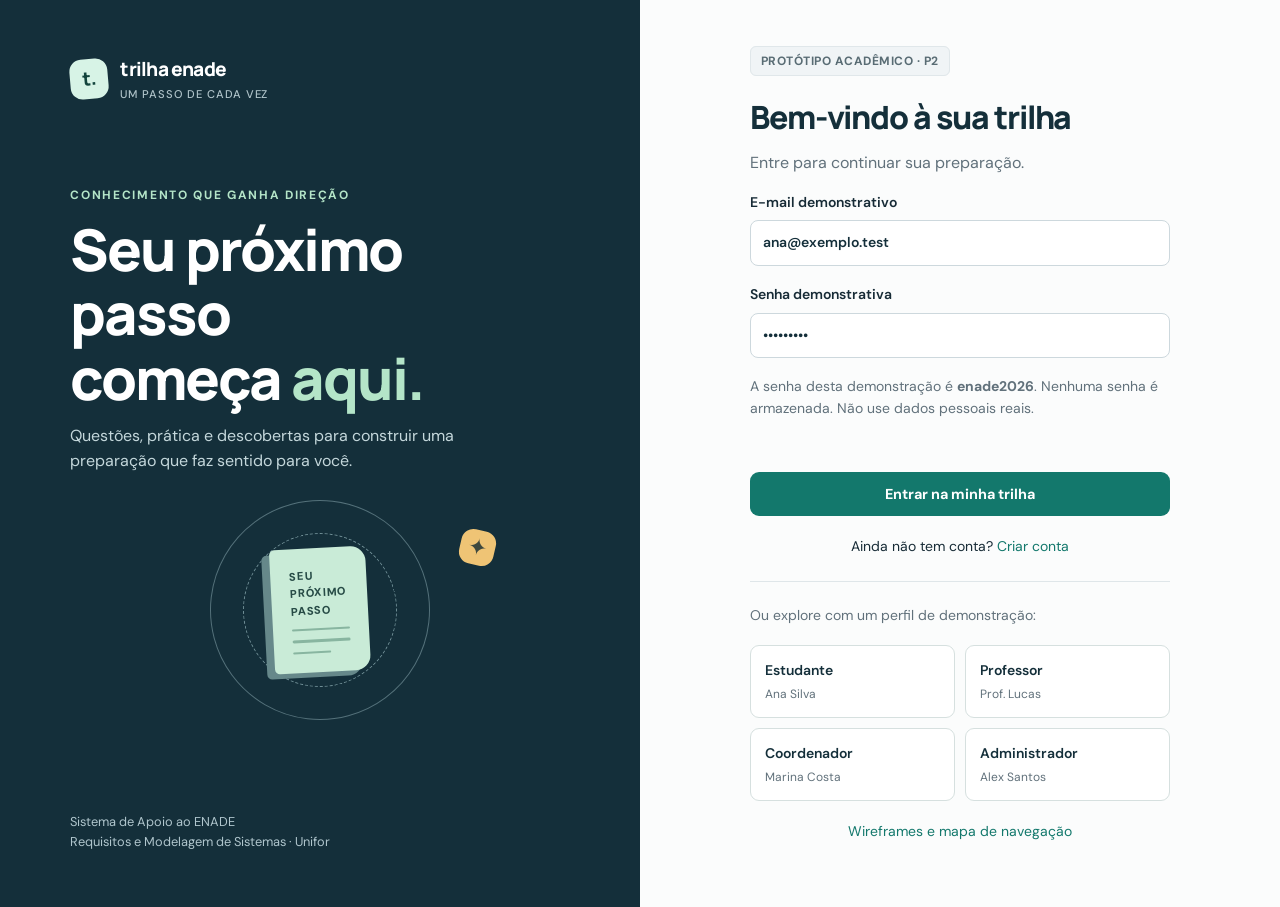
<file: prototipo/index.html>
<!doctype html>
<html lang="pt-BR">
<head>
  <meta charset="UTF-8">
  <meta name="viewport" content="width=device-width, initial-scale=1">
  <meta name="description" content="Protótipo acadêmico navegável do Sistema de Apoio ao ENADE. Trabalho P2, Requisitos e Modelagem de Sistemas.">
  <title>Trilha ENADE — Seu próximo passo começa aqui</title>
  <link rel="stylesheet" href="styles.css">
</head>
<body>
  <a class="skip-link" href="#main">Ir para o conteúdo</a>
  <div id="app"></div>
  <div id="toast" role="status" aria-live="polite"></div>
  <dialog id="confirm-dialog" aria-labelledby="dialog-title"></dialog>
  <script src="data.js"></script>
  <script src="app.js"></script>
</body>
</html>
</file>
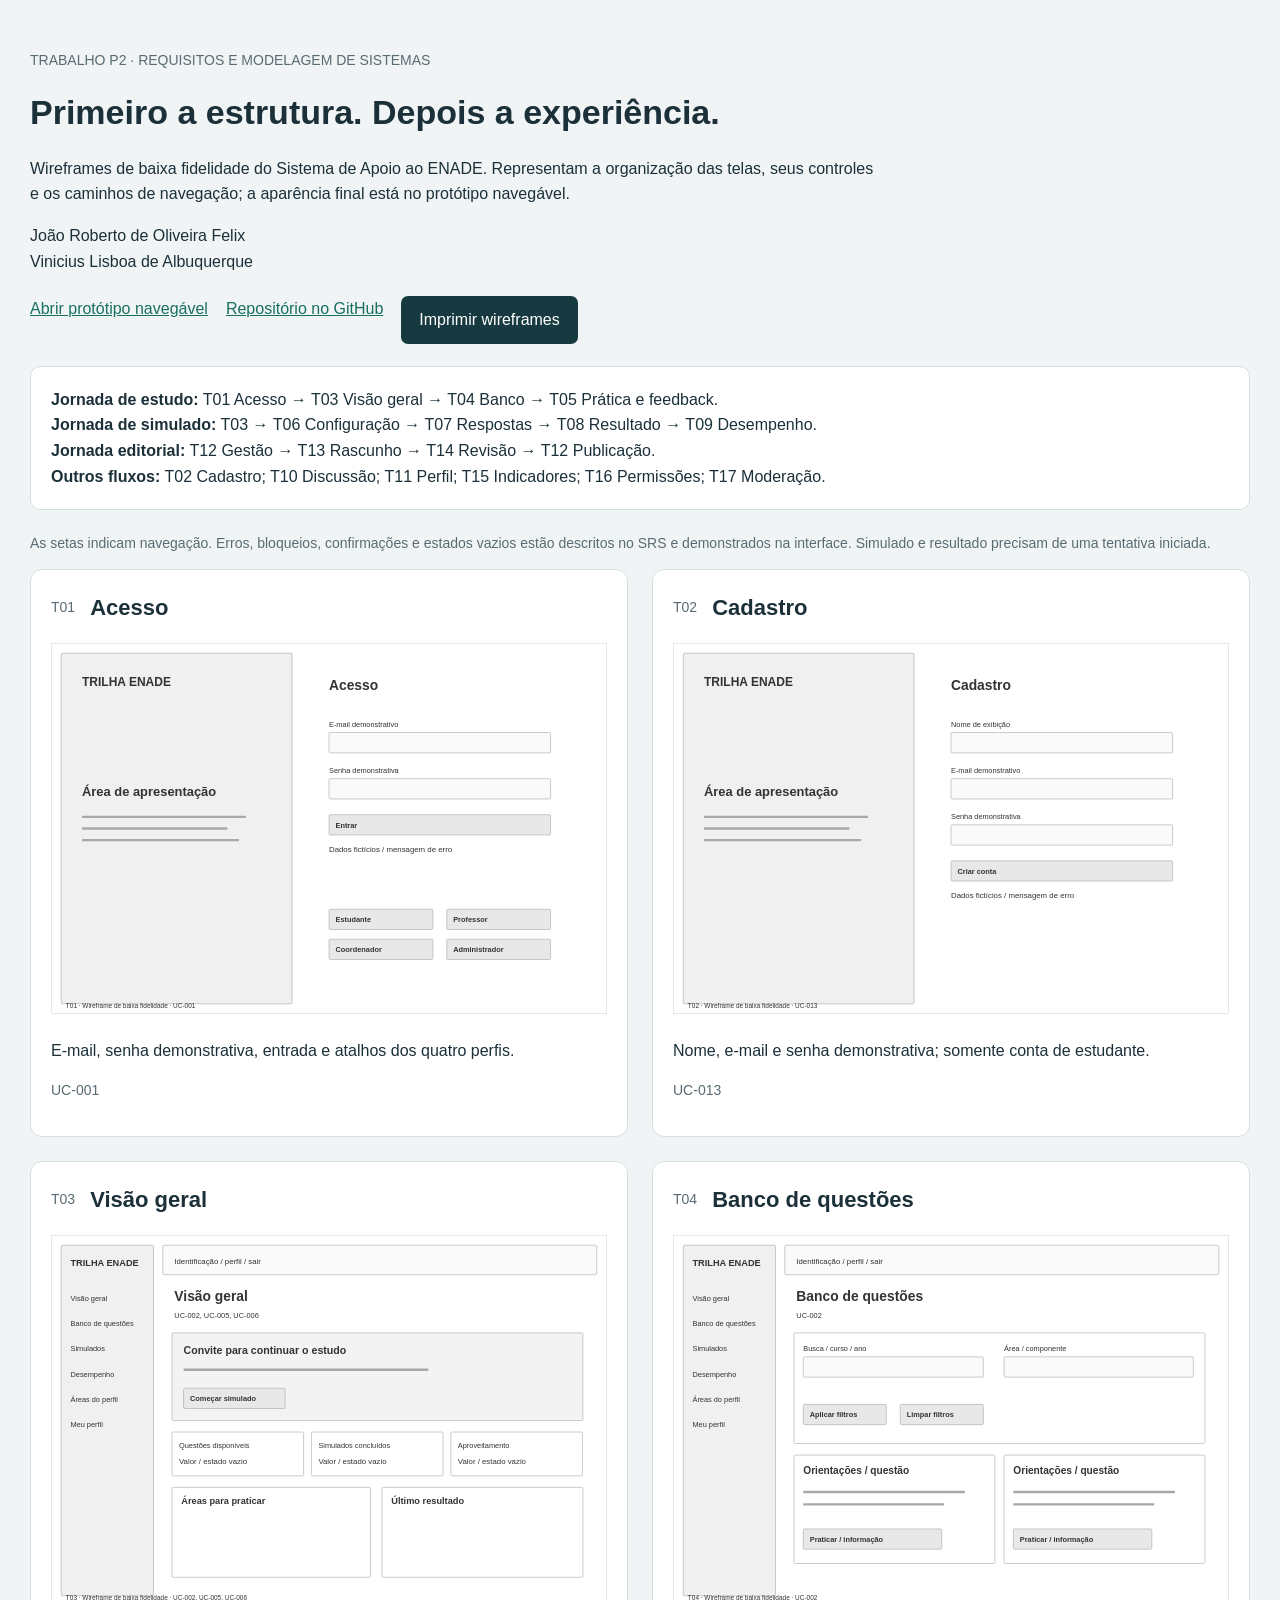
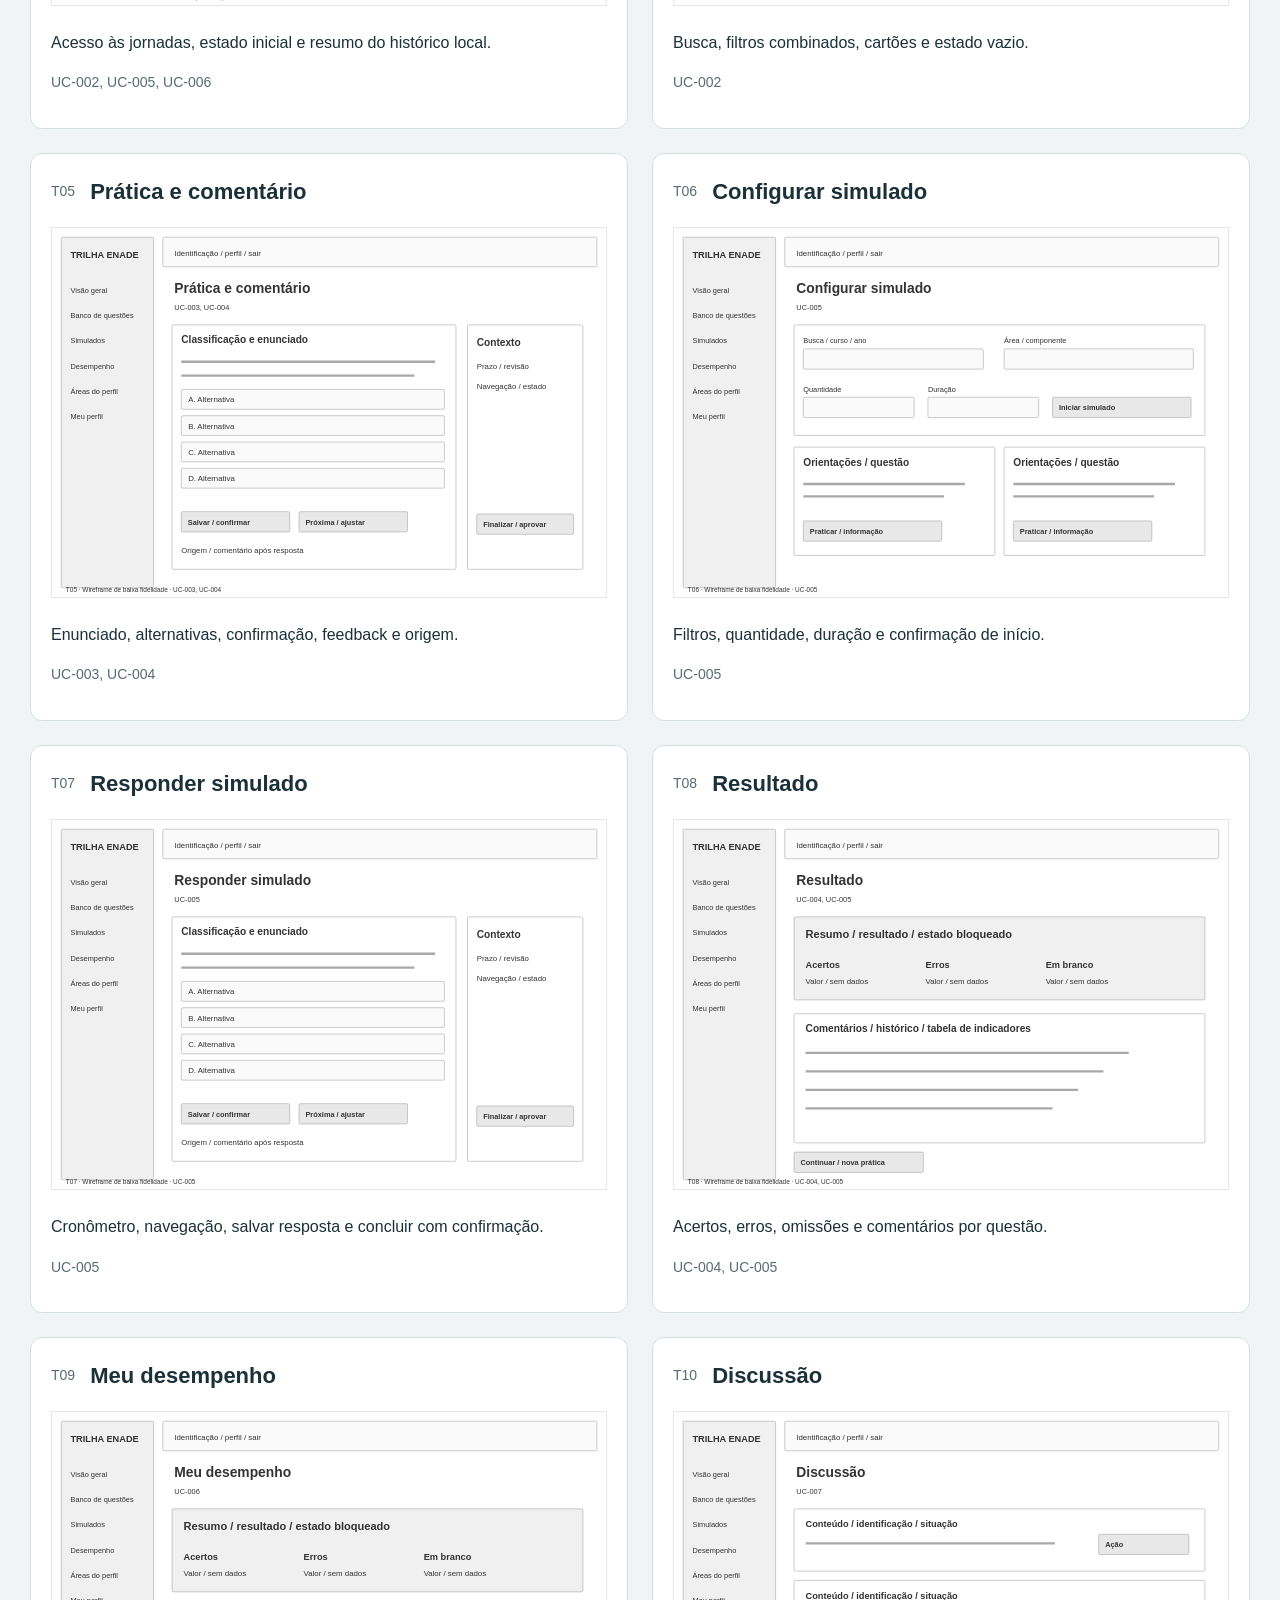
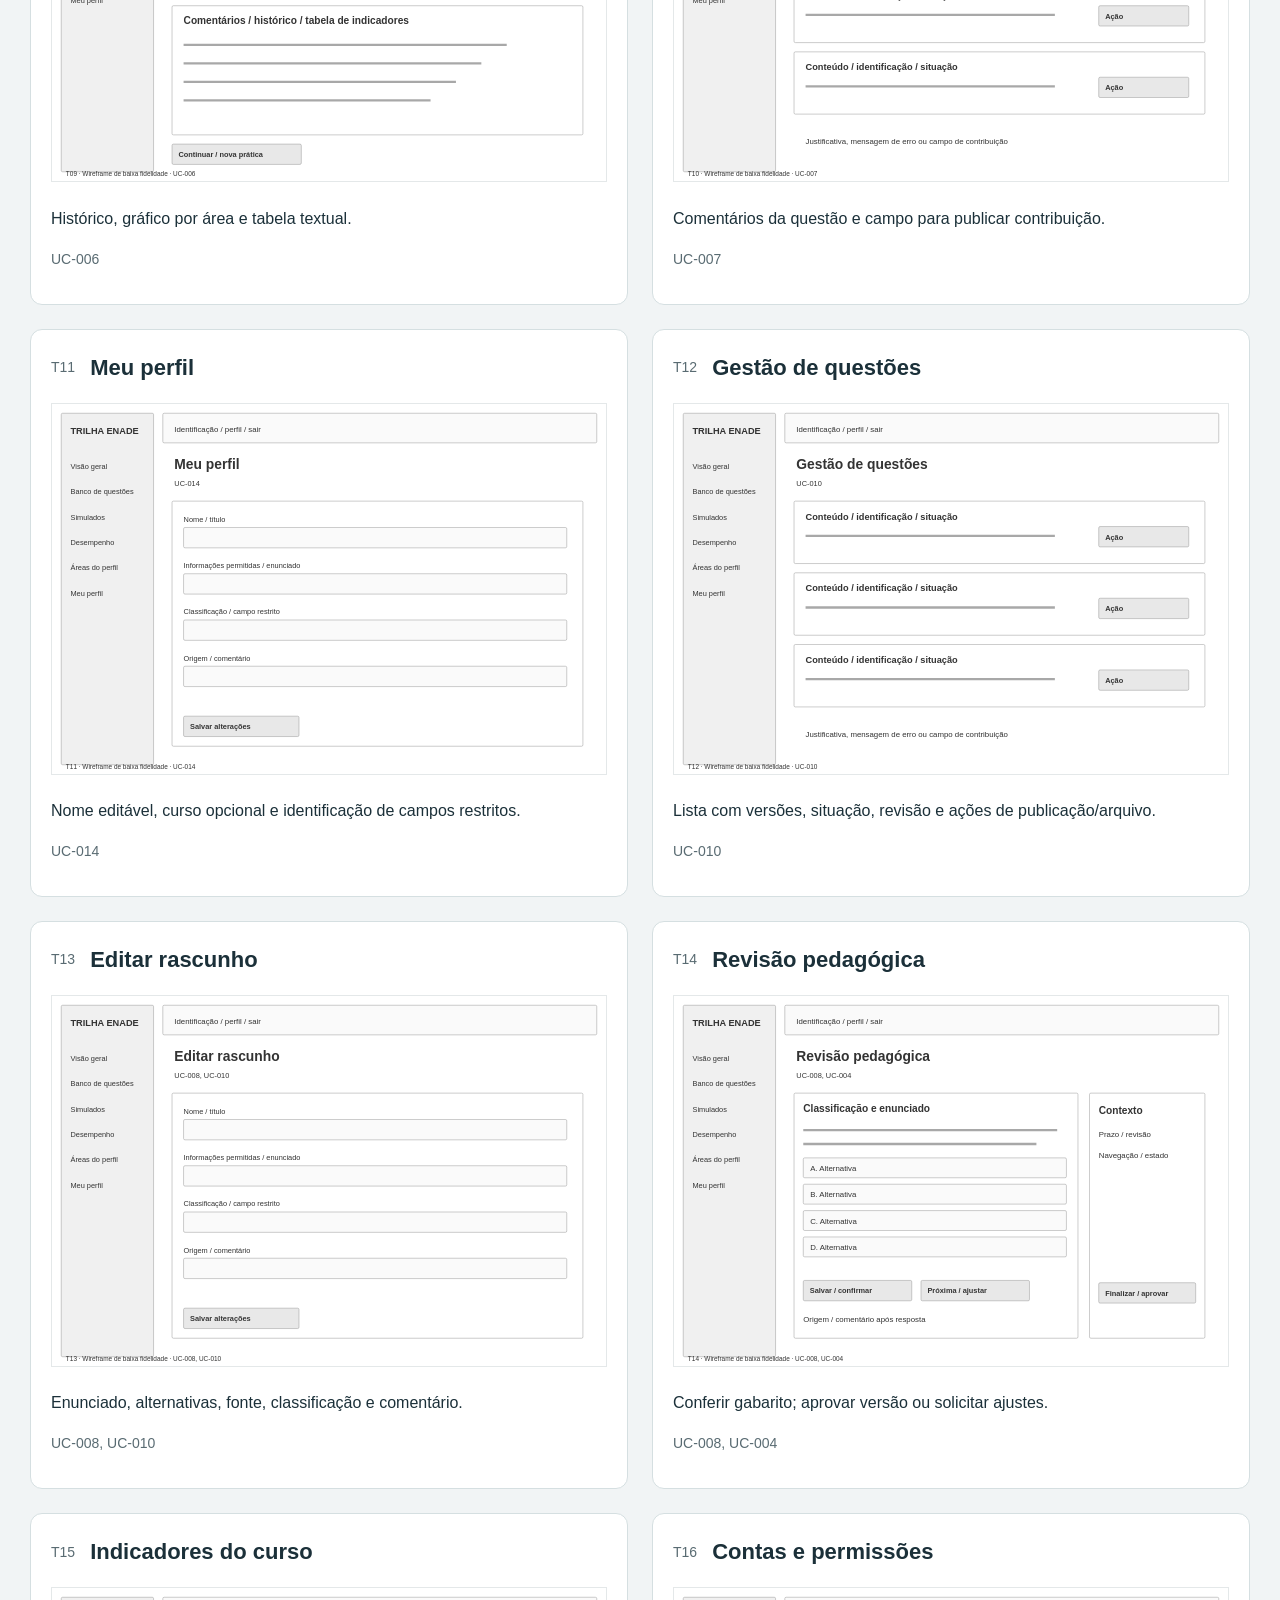
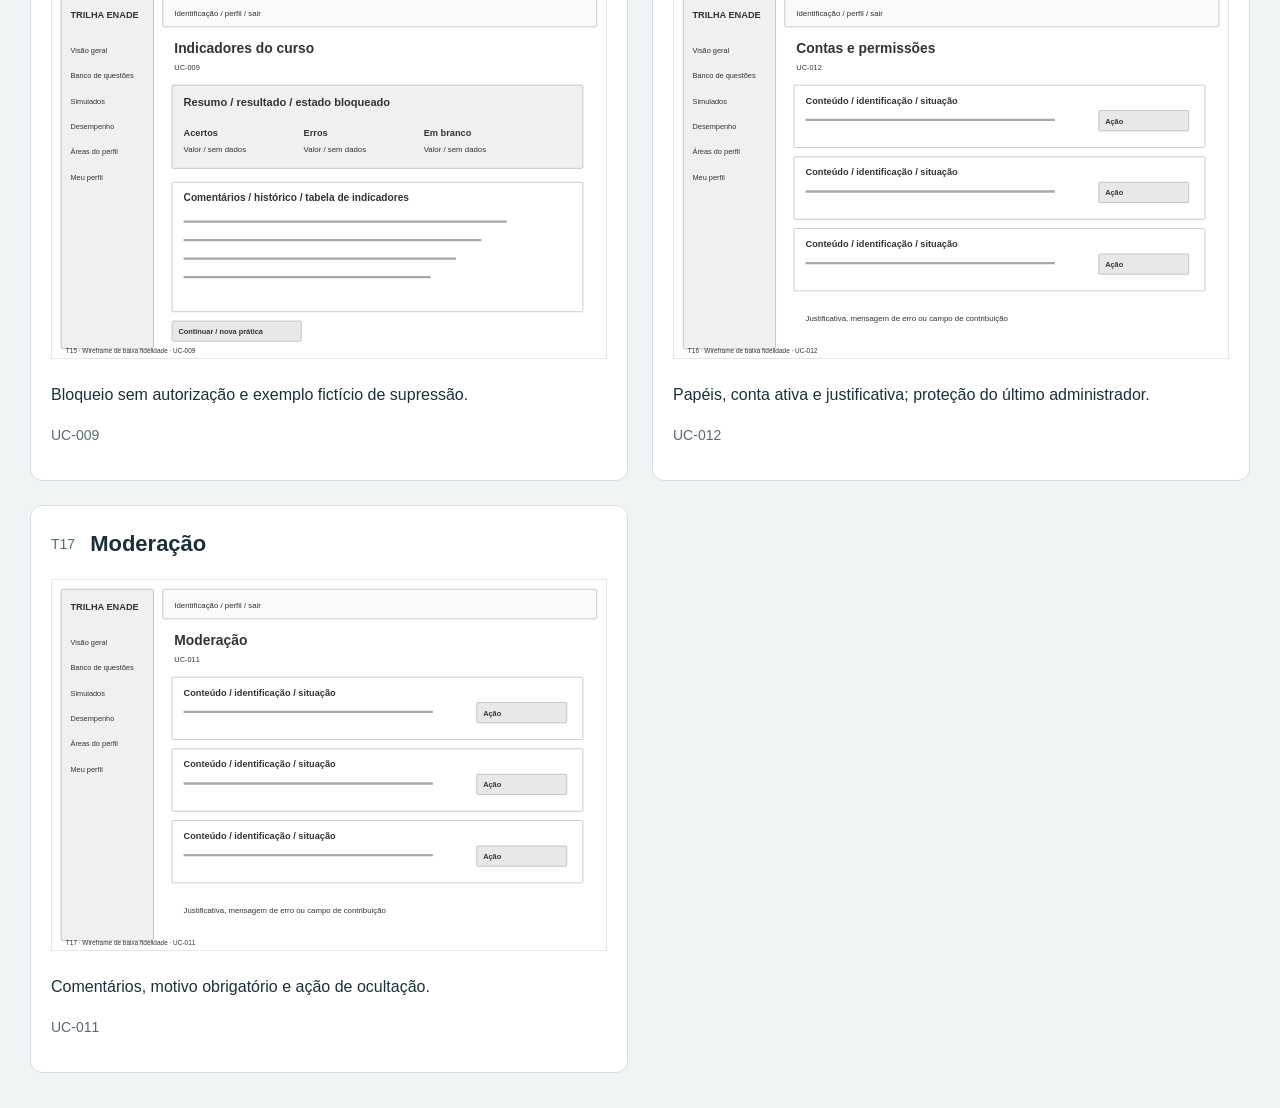
<file: prototipo/wireframes.html>
<!doctype html><html lang="pt-BR"><head><meta charset="utf-8"><meta name="viewport" content="width=device-width,initial-scale=1"><title>Wireframes — Trilha ENADE P2</title><style>
*{box-sizing:border-box}body{margin:0;font:16px/1.6 Arial,sans-serif;background:#f1f4f5;color:#1b3039}main{max-width:1320px;margin:auto;padding:35px 30px}h1{font-size:34px;margin:10px 0}h2{font-size:22px;margin:0}a{color:#176f60}nav{display:flex;gap:18px;flex-wrap:wrap;margin:22px 0}.intro{max-width:850px}.flow{padding:20px;background:white;border:1px solid #d5dfe1;border-radius:10px;margin:22px 0}.grid{display:grid;grid-template-columns:1fr 1fr;gap:24px}article{background:white;border:1px solid #d5dfe1;border-radius:12px;padding:20px}article header{display:flex;gap:15px;align-items:center}article header span{font-size:14px;color:#596b72}img{width:100%;height:auto;border:1px solid #e4e8e9;margin-top:18px}.meta{font-size:14px;color:#596b72}button{background:#173a40;color:white;border:0;padding:11px 18px;border-radius:7px;font:inherit;cursor:pointer}@media(max-width:760px){.grid{grid-template-columns:1fr}main{padding:22px 16px}}@media print{@page{size:A4 landscape;margin:13mm}body{background:white}.no-print{display:none}.intro-page{break-after:page}.grid{display:block}article{break-after:page;border:0;padding:0}article img{width:80%;max-height:145mm;object-fit:contain}article p{margin:3px 0}article:last-child{break-after:auto}}
</style></head><body><main><section class="intro-page"><p class="meta">TRABALHO P2 · REQUISITOS E MODELAGEM DE SISTEMAS</p><h1>Primeiro a estrutura. Depois a experiência.</h1><p class="intro">Wireframes de baixa fidelidade do Sistema de Apoio ao ENADE. Representam a organização das telas, seus controles e os caminhos de navegação; a aparência final está no protótipo navegável.</p><p>João Roberto de Oliveira Felix<br>Vinicius Lisboa de Albuquerque</p><nav class="no-print"><a href="index.html">Abrir protótipo navegável</a><a href="https://github.com/JoaoRoberto1/projeto-enade/tree/feat/m2-srs-prototipo">Repositório no GitHub</a><button onclick="window.print()">Imprimir wireframes</button></nav><div class="flow"><b>Jornada de estudo:</b> T01 Acesso → T03 Visão geral → T04 Banco → T05 Prática e feedback.<br><b>Jornada de simulado:</b> T03 → T06 Configuração → T07 Respostas → T08 Resultado → T09 Desempenho.<br><b>Jornada editorial:</b> T12 Gestão → T13 Rascunho → T14 Revisão → T12 Publicação.<br><b>Outros fluxos:</b> T02 Cadastro; T10 Discussão; T11 Perfil; T15 Indicadores; T16 Permissões; T17 Moderação.</div><p class="meta">As setas indicam navegação. Erros, bloqueios, confirmações e estados vazios estão descritos no SRS e demonstrados na interface. Simulado e resultado precisam de uma tentativa iniciada.</p></section><div class="grid"><article id="T01"><header><span>T01</span><h2>Acesso</h2></header><img src="wireframes/T01.svg" alt="E-mail, senha demonstrativa, entrada e atalhos dos quatro perfis."><p>E-mail, senha demonstrativa, entrada e atalhos dos quatro perfis.</p><p class="meta">UC-001</p></article>
<article id="T02"><header><span>T02</span><h2>Cadastro</h2></header><img src="wireframes/T02.svg" alt="Nome, e-mail e senha demonstrativa; somente conta de estudante."><p>Nome, e-mail e senha demonstrativa; somente conta de estudante.</p><p class="meta">UC-013</p></article>
<article id="T03"><header><span>T03</span><h2>Visão geral</h2></header><img src="wireframes/T03.svg" alt="Acesso às jornadas, estado inicial e resumo do histórico local."><p>Acesso às jornadas, estado inicial e resumo do histórico local.</p><p class="meta">UC-002, UC-005, UC-006</p></article>
<article id="T04"><header><span>T04</span><h2>Banco de questões</h2></header><img src="wireframes/T04.svg" alt="Busca, filtros combinados, cartões e estado vazio."><p>Busca, filtros combinados, cartões e estado vazio.</p><p class="meta">UC-002</p></article>
<article id="T05"><header><span>T05</span><h2>Prática e comentário</h2></header><img src="wireframes/T05.svg" alt="Enunciado, alternativas, confirmação, feedback e origem."><p>Enunciado, alternativas, confirmação, feedback e origem.</p><p class="meta">UC-003, UC-004</p></article>
<article id="T06"><header><span>T06</span><h2>Configurar simulado</h2></header><img src="wireframes/T06.svg" alt="Filtros, quantidade, duração e confirmação de início."><p>Filtros, quantidade, duração e confirmação de início.</p><p class="meta">UC-005</p></article>
<article id="T07"><header><span>T07</span><h2>Responder simulado</h2></header><img src="wireframes/T07.svg" alt="Cronômetro, navegação, salvar resposta e concluir com confirmação."><p>Cronômetro, navegação, salvar resposta e concluir com confirmação.</p><p class="meta">UC-005</p></article>
<article id="T08"><header><span>T08</span><h2>Resultado</h2></header><img src="wireframes/T08.svg" alt="Acertos, erros, omissões e comentários por questão."><p>Acertos, erros, omissões e comentários por questão.</p><p class="meta">UC-004, UC-005</p></article>
<article id="T09"><header><span>T09</span><h2>Meu desempenho</h2></header><img src="wireframes/T09.svg" alt="Histórico, gráfico por área e tabela textual."><p>Histórico, gráfico por área e tabela textual.</p><p class="meta">UC-006</p></article>
<article id="T10"><header><span>T10</span><h2>Discussão</h2></header><img src="wireframes/T10.svg" alt="Comentários da questão e campo para publicar contribuição."><p>Comentários da questão e campo para publicar contribuição.</p><p class="meta">UC-007</p></article>
<article id="T11"><header><span>T11</span><h2>Meu perfil</h2></header><img src="wireframes/T11.svg" alt="Nome editável, curso opcional e identificação de campos restritos."><p>Nome editável, curso opcional e identificação de campos restritos.</p><p class="meta">UC-014</p></article>
<article id="T12"><header><span>T12</span><h2>Gestão de questões</h2></header><img src="wireframes/T12.svg" alt="Lista com versões, situação, revisão e ações de publicação/arquivo."><p>Lista com versões, situação, revisão e ações de publicação/arquivo.</p><p class="meta">UC-010</p></article>
<article id="T13"><header><span>T13</span><h2>Editar rascunho</h2></header><img src="wireframes/T13.svg" alt="Enunciado, alternativas, fonte, classificação e comentário."><p>Enunciado, alternativas, fonte, classificação e comentário.</p><p class="meta">UC-008, UC-010</p></article>
<article id="T14"><header><span>T14</span><h2>Revisão pedagógica</h2></header><img src="wireframes/T14.svg" alt="Conferir gabarito; aprovar versão ou solicitar ajustes."><p>Conferir gabarito; aprovar versão ou solicitar ajustes.</p><p class="meta">UC-008, UC-004</p></article>
<article id="T15"><header><span>T15</span><h2>Indicadores do curso</h2></header><img src="wireframes/T15.svg" alt="Bloqueio sem autorização e exemplo fictício de supressão."><p>Bloqueio sem autorização e exemplo fictício de supressão.</p><p class="meta">UC-009</p></article>
<article id="T16"><header><span>T16</span><h2>Contas e permissões</h2></header><img src="wireframes/T16.svg" alt="Papéis, conta ativa e justificativa; proteção do último administrador."><p>Papéis, conta ativa e justificativa; proteção do último administrador.</p><p class="meta">UC-012</p></article>
<article id="T17"><header><span>T17</span><h2>Moderação</h2></header><img src="wireframes/T17.svg" alt="Comentários, motivo obrigatório e ação de ocultação."><p>Comentários, motivo obrigatório e ação de ocultação.</p><p class="meta">UC-011</p></article></div></main></body></html>
</file>
<file: prototipo/styles.css>
@import url('https://fonts.googleapis.com/css2?family=DM+Sans:wght@400;500;600;700&family=Manrope:wght@400;500;600;700;800&display=swap');
:root{font-family:'DM Sans',system-ui,sans-serif;color:#172b36;background:#f5f7fa;font-synthesis:none;--navy:#142f3a;--teal:#13786c;--mint:#d7f3e6;--muted:#61717b;--border:#dfe6e9;--danger:#a52b31;--radius:16px}
*{box-sizing:border-box}body{margin:0;font-size:16px;line-height:1.55}button,input,select,textarea{font:inherit}button,a,input,select,textarea{-webkit-tap-highlight-color:transparent}button,a{touch-action:manipulation}button{cursor:pointer}a{color:var(--teal);text-decoration:none}a:hover{text-decoration:underline}button:disabled{cursor:not-allowed;opacity:.55}h1,h2,h3,h4{font-family:Manrope,system-ui,sans-serif;line-height:1.25;color:var(--navy);margin:0 0 14px;letter-spacing:-.035em}h1{font-size:clamp(1.9rem,3vw,2.65rem);font-weight:800}h2{font-size:1.3rem;font-weight:800}h3{font-size:1.08rem;font-weight:700}p{margin:0 0 16px}.muted{color:var(--muted)}.small{font-size:.875rem}.eyebrow{text-transform:uppercase;letter-spacing:.14em;font-weight:700;font-size:.75rem;color:var(--teal);margin-bottom:12px}.skip-link{position:fixed;left:12px;top:-100px;background:white;padding:12px;z-index:99}.skip-link:focus{top:12px}:focus-visible{outline:3px solid #dc9a27;outline-offset:4px}
.layout{display:grid;grid-template-columns:248px 1fr;min-height:100vh}.sidebar{background:var(--navy);color:#d5e1e4;position:fixed;inset:0 auto 0 0;width:248px;padding:31px 22px;display:flex;flex-direction:column;z-index:10}.brand{display:flex;align-items:center;gap:12px;color:inherit;font-family:Manrope,sans-serif;font-weight:800;font-size:1.2rem;letter-spacing:-.04em}.brand:hover{text-decoration:none}.brand-mark{display:grid;place-items:center;width:38px;height:40px;border-radius:12px;background:#d7f3e6;color:#13443d;font-size:1.2rem;font-weight:800;transform:rotate(-5deg)}.brand small{display:block;font-family:'DM Sans',sans-serif;font-size:.7rem;font-weight:500;letter-spacing:.08em;text-transform:uppercase;color:#afc3c9;margin-top:1px}.nav-label{font-size:.75rem;letter-spacing:.13em;text-transform:uppercase;color:#9bb5bd;margin:45px 14px 12px}.nav{display:grid;gap:6px}.nav a{display:flex;align-items:center;gap:12px;padding:13px 15px;color:#d5e1e4;border-radius:10px;font-size:.9rem;font-weight:500}.nav a:hover,.nav a.active{background:#2b4a52;color:white;text-decoration:none}.nav a.active{box-shadow:inset 3px 0 #9bdfbd}.icon{width:19px;height:19px;fill:none;stroke:currentColor;stroke-width:1.7;stroke-linecap:round;stroke-linejoin:round;flex-shrink:0}.sidebar-bottom{margin-top:auto;padding:36px 8px 0}.sidebar-bottom p{font-size:.8rem;color:#b0c4ca;line-height:1.6;margin:12px 0}.sidebar-bottom a{color:#b5e6ce;font-size:.85rem}.workspace{grid-column:2;min-width:0}.topbar{height:83px;background:white;border-bottom:1px solid var(--border);padding:0 42px;display:flex;align-items:center;justify-content:space-between;gap:12px}.breadcrumb{color:var(--muted);font-size:.875rem}.user-menu{display:flex;align-items:center;gap:12px;font-size:.875rem}.avatar{height:38px;width:38px;display:grid;place-items:center;background:#e5f0ed;color:#176454;border-radius:50%;font-weight:700}.user-menu strong{display:block;font-size:.875rem}.user-menu small{color:var(--muted)}.logout{border:0;background:none;color:var(--muted);padding:8px}.page{max-width:1280px;margin:auto;padding:38px 42px 44px}.page-title{display:flex;justify-content:space-between;align-items:center;gap:20px;margin-bottom:28px}.page-title p{color:var(--muted);margin:0}.page-title h1{margin-bottom:9px}.prototype-badge{font-size:.75rem;font-weight:700;letter-spacing:.04em;color:#596c74;background:#f0f4f6;border:1px solid #e0e7ea;padding:6px 10px;border-radius:6px;white-space:nowrap}.btn{display:inline-flex;align-items:center;justify-content:center;gap:8px;border:1px solid transparent;border-radius:9px;padding:12px 20px;font-weight:700;font-size:.9rem;line-height:1.3;text-align:center;background:var(--teal);color:white;min-height:44px}.btn:hover{text-decoration:none;background:#0b655a}.btn.secondary{background:white;color:var(--navy);border-color:#cfdadc}.btn.secondary:hover{background:#eef4f2}.btn.ghost{background:transparent;color:var(--teal);border-color:#cfded9}.btn.danger{background:#fff1f1;color:var(--danger);border-color:#efd2d4}.btn.light{color:var(--navy);background:#d8f2e4}.btn.compact{padding:8px 14px;min-height:38px;font-size:.875rem}.button-row{display:flex;flex-wrap:wrap;gap:10px;align-items:center}.card{background:white;border:1px solid var(--border);border-radius:var(--radius);padding:25px}.hero{display:grid;grid-template-columns:1.6fr 1fr;background:var(--navy);color:white;border:0;overflow:hidden;position:relative;min-height:248px}.hero h2{font-size:2rem;color:white;max-width:430px}.hero p{color:#c6d9dc;max-width:450px;font-size:.95rem}.hero .eyebrow{color:#a8e1c3}.hero-copy{position:relative;z-index:1;padding:7px}.hero-art{position:relative;display:grid;place-items:center;min-height:190px}.orbit{border:1px solid #54717a;border-radius:50%;height:208px;width:208px;display:grid;place-items:center;transform:rotate(-15deg)}.orbit-inner{height:154px;width:154px;border:1px dashed #6e8d94;border-radius:50%;display:grid;place-items:center}.art-book{width:96px;height:124px;background:#c9ebd7;border-radius:5px 15px 15px 5px;box-shadow:-8px 5px 0 #66888a;display:flex;flex-direction:column;justify-content:center;gap:9px;padding:19px;transform:rotate(12deg);color:#274b46;font-size:.7rem;font-weight:800;letter-spacing:.06em}.art-book i{display:block;background:#88b5a0;height:4px;border-radius:5px}.art-book i:last-child{width:65%}.art-spark{position:absolute;width:35px;height:35px;background:#efc475;border-radius:12px;right:15%;top:17%;display:grid;place-items:center;font-size:23px;color:#3e493f;transform:rotate(13deg)}.stats-grid{display:grid;grid-template-columns:repeat(3,1fr);gap:18px;margin:22px 0 30px}.stat-card{display:flex;align-items:center;gap:16px;padding:23px}.stat-icon{width:45px;height:45px;border-radius:12px;background:#edf5f1;color:var(--teal);display:grid;place-items:center}.stat-value{font-family:Manrope,sans-serif;font-size:1.7rem;font-weight:800;letter-spacing:-.06em;line-height:1.1}.stat-label{color:var(--muted);font-size:.82rem;margin-top:7px}.grid-2{display:grid;grid-template-columns:1.35fr 1fr;gap:22px}.section-head{display:flex;justify-content:space-between;align-items:center;gap:15px;margin-bottom:20px}.section-head h2{margin:0}.list-row{display:flex;justify-content:space-between;gap:15px;align-items:center;padding:17px 0;border-bottom:1px solid #e8edef}.list-row:last-child{border-bottom:0;padding-bottom:0}.list-row strong{display:block;font-size:.95rem}.list-row small{color:var(--muted)}.tag{display:inline-block;padding:4px 9px;border-radius:6px;background:#eef3f6;color:#546873;font-size:.75rem;font-weight:600;margin-right:5px}.tag.green{background:#e3f3e9;color:#246a48}.tag.gold{background:#fff2d9;color:#775919}.tag.red{background:#fce9e9;color:#97353a}.empty{text-align:center;padding:30px 20px;color:var(--muted)}.empty h3{margin:12px 0 8px}.empty p{max-width:480px;margin:0 auto 18px}.empty .icon{width:30px;height:30px;color:#63847d}.progress-track{height:8px;background:#e8efed;border-radius:10px;overflow:hidden}.progress-fill{height:100%;background:#3a9b80;border-radius:10px}.progress-row{margin:18px 0}.progress-row .caption{display:flex;justify-content:space-between;font-size:.875rem;margin-bottom:8px}.notice{background:#edf4f3;color:#31564f;border:1px solid #d4e7e1;border-radius:10px;padding:15px 18px;font-size:.9rem;margin-bottom:22px}.notice.warning{background:#fff6e7;color:#74571f;border-color:#ecddb9}.notice.error{background:#fff0f0;color:#8f2935;border-color:#edc7cf}.notice p:last-child{margin-bottom:0}.filters{display:grid;grid-template-columns:2fr repeat(2,1fr);gap:15px;margin-bottom:25px}.filters.four{grid-template-columns:repeat(4,1fr)}label.field{display:flex;flex-direction:column;gap:7px;font-weight:600;font-size:.875rem;min-width:0}.field input,.field select,.field textarea{width:100%;background:white;border:1px solid #cdd8dd;border-radius:8px;padding:11px 12px;color:var(--navy);min-height:44px}.field select{appearance:none;background-image:url("data:image/svg+xml,%3Csvg xmlns='http://www.w3.org/2000/svg' width='16' height='16'%3E%3Cpath d='m4 6 4 4 4-4' fill='none' stroke='%2350636b' stroke-width='1.5'/%3E%3C/svg%3E");background-repeat:no-repeat;background-position:right 12px center;padding-right:36px}.field textarea{resize:vertical;min-height:110px}.field input[readonly]{background:#f3f5f7;color:var(--muted)}.form-stack{display:grid;gap:18px}.form-error{color:var(--danger);font-size:.9rem;min-height:0;margin:0}.question-grid{display:grid;grid-template-columns:repeat(2,minmax(0,1fr));gap:18px}.question-card{display:flex;flex-direction:column;gap:12px}.question-card h3{font-size:1.1rem;line-height:1.5;margin:0}.question-card .question-foot{display:flex;align-items:center;justify-content:space-between;margin-top:auto;padding-top:7px;gap:14px}.question-card p{font-size:.875rem;color:var(--muted);margin:0}.question-layout{display:grid;grid-template-columns:minmax(0,1fr) 260px;gap:23px}.question-body{font-size:1.1rem;line-height:1.8;white-space:pre-line;margin:20px 0 28px}.answers{display:grid;gap:12px;margin-bottom:23px}.answer{display:flex;align-items:flex-start;gap:13px;border:1px solid #dbe3e6;border-radius:10px;padding:15px 17px;cursor:pointer;font-size:.97rem}.answer:hover{background:#f5f9f7}.answer:has(input:checked){background:#ecf7f1;border-color:#4d9e84}.answer.correct{background:#e8f5ed;border-color:#6aaa84}.answer.incorrect{background:#fdf0f0;border-color:#d2949a}.answer input{margin-top:5px;accent-color:var(--teal);height:17px;width:17px;flex-shrink:0}.answer-letter{font-weight:700;color:#4d6570}.question-source{border-top:1px solid var(--border);padding-top:16px;margin-top:23px;font-size:.8rem;color:var(--muted)}.question-source strong{display:block}.question-nav{display:grid;grid-template-columns:repeat(5,1fr);gap:8px;margin:20px 0}.question-nav button{border:1px solid #d4dfe0;border-radius:7px;background:white;height:39px;font-size:.875rem;color:var(--navy)}.question-nav button.done{background:#e1f0e8;color:#296a4f}.question-nav button.current{background:var(--navy);color:white}.timer{font-family:Manrope,sans-serif;font-size:2rem;font-weight:800;font-variant-numeric:tabular-nums;letter-spacing:-.04em;margin:5px 0 15px}.divider{border:0;border-top:1px solid var(--border);margin:23px 0}.feedback{border-left:4px solid #2b8b6a;background:#edf7f1;padding:20px;border-radius:0 9px 9px 0;margin:22px 0}.feedback h3{color:#23664c}.feedback p:last-child{margin:0}.score-hero{display:grid;grid-template-columns:180px 1fr;gap:35px;align-items:center;background:#e9f5ed}.score-circle{width:155px;height:155px;border-radius:50%;border:9px solid #c1e2cf;display:flex;flex-direction:column;align-items:center;justify-content:center;background:white}.score-circle strong{font-size:2.1rem;line-height:1.2;font-family:Manrope,sans-serif;letter-spacing:-.06em}.score-circle small{font-size:.8rem;color:var(--muted)}.score-counts{display:flex;gap:32px;margin-top:20px}.score-counts strong{font-size:1.5rem;display:block}.score-counts span{font-size:.875rem;color:var(--muted)}.review-item{margin-top:16px}.review-item summary{cursor:pointer;display:flex;justify-content:space-between;gap:15px;align-items:center;list-style:none;font-weight:600}.review-item summary::-webkit-details-marker{display:none}.review-item summary::after{content:'+';font-size:1.3rem;color:var(--teal)}.review-item[open] summary::after{content:'−'}.review-item .feedback{margin-bottom:0}.table-wrap{overflow:auto}.data-table{width:100%;border-collapse:collapse;text-align:left;font-size:.9rem}.data-table th{font-size:.8rem;color:var(--muted);font-weight:600;background:#f5f7f8}.data-table td,.data-table th{padding:15px 13px;border-bottom:1px solid var(--border);vertical-align:top}.data-table td .btn{white-space:nowrap}.comment{padding:20px 0;border-bottom:1px solid var(--border)}.comment header{display:flex;align-items:center;gap:10px;margin-bottom:10px}.comment p{white-space:pre-wrap;overflow-wrap:anywhere;margin-bottom:10px}.comment .avatar{height:32px;width:32px;font-size:.8rem}.comment .comment-meta{font-size:.8rem;color:var(--muted)}.login{min-height:100vh;display:grid;grid-template-columns:1fr 1fr}.login-story{background:var(--navy);color:white;padding:55px 11%;display:flex;flex-direction:column;justify-content:space-between;position:relative;overflow:hidden}.login-story h1{color:white;font-size:clamp(2.5rem,4.5vw,4.4rem);max-width:580px;line-height:1.12}.login-story h1 em{font-style:normal;color:#b4e5c8}.login-story p{color:#c4d7db;max-width:420px}.login-story .eyebrow{color:#b4e5c8}.login-story .hero-art{min-height:240px}.login-story .orbit{height:220px;width:220px}.login-footer{font-size:.8rem;color:#b0c6cd;position:relative;z-index:1}.login-panel{display:flex;align-items:center;justify-content:center;padding:48px 36px;background:#fbfcfc}.login-box{width:100%;max-width:420px}.login-box h2{font-size:2rem;margin-top:24px}.demo-profiles{display:grid;grid-template-columns:repeat(2,1fr);gap:10px;margin-top:18px}.demo-profile{border:1px solid #d6e0df;background:white;text-align:left;padding:14px;border-radius:9px;color:var(--navy);font-weight:600;font-size:.875rem}.demo-profile:hover{border-color:#4a9b7d;background:#eff7f2}.demo-profile small{display:block;color:var(--muted);font-size:.75rem;font-weight:400;margin-top:3px}.login-links{font-size:.875rem;margin-top:20px;text-align:center}.login-box .btn{width:100%}.mobile-brand{display:none}.help-footer{margin-top:32px;display:flex;justify-content:space-between;gap:20px;color:var(--muted);font-size:.75rem}.mobile-nav-toggle{display:none}#toast{position:fixed;bottom:25px;left:50%;transform:translateX(-50%);background:var(--navy);color:white;border-radius:10px;box-shadow:0 5px 30px #162e3a22;padding:14px 22px;z-index:70;max-width:90vw;font-size:.9rem;display:none}#toast.visible{display:block}dialog{border:0;padding:30px;border-radius:16px;width:min(480px,calc(100% - 36px));box-shadow:0 20px 80px #0003;color:var(--navy)}dialog::backdrop{background:#10273590}dialog .button-row{justify-content:flex-end;margin-top:25px}.form-columns{display:grid;grid-template-columns:1fr 1fr;gap:18px}.full{grid-column:1/-1}.wide-card{max-width:850px}.stat-message{color:var(--muted);font-size:.85rem;margin-top:16px}.check-line{display:flex;gap:10px;align-items:flex-start;font-size:.9rem}.check-line input{margin-top:5px;accent-color:var(--teal)}.prototype-note{font-size:.8rem;padding:12px 18px;background:#e8efed;color:#49665d;border-top:1px solid #d4e0da}.mobile-close{display:none}
@media(min-width:1600px){.page{padding-top:50px}.hero{min-height:280px}}
@media(max-width:1100px){.sidebar{width:210px;padding:28px 15px}.layout{grid-template-columns:210px 1fr}.page{padding:28px 25px}.topbar{padding:0 25px}.question-layout{grid-template-columns:1fr}.question-aside{order:-1}.question-aside .timer{font-size:1.5rem}.question-aside .question-nav{display:flex;flex-wrap:wrap;margin:12px 0}.question-aside .question-nav button{min-width:38px}.hero h2{font-size:1.7rem}.stats-grid{gap:12px}.stat-card{padding:18px;gap:10px}.stat-icon{display:none}.filters.four{grid-template-columns:1fr 1fr}.question-grid{grid-template-columns:1fr}}
@media(max-width:760px){.layout{display:block}.sidebar{display:none}.sidebar.open{display:flex;width:260px;box-shadow:0 0 0 100vmax #172d3570}.mobile-close{display:block;position:absolute;top:8px;right:8px;background:none;border:0;color:white;font-size:24px}.topbar{height:68px;padding:0 18px}.mobile-nav-toggle{display:block;background:none;border:0;color:var(--navy);padding:8px;font-size:22px}.breadcrumb{display:none}.page{padding:25px 18px}.page-title{align-items:flex-start}.page-title .btn{font-size:.8rem;padding:10px}.page-title h1{font-size:1.8rem}.page-title p{font-size:.9rem}.user-menu{gap:7px}.user-menu strong{font-size:.8rem}.prototype-badge{font-size:.65rem;padding:5px 7px}.hero{grid-template-columns:1fr;padding:24px}.hero-art{display:none}.hero h2{font-size:1.75rem}.hero p{font-size:.9rem}.stats-grid{gap:8px;margin:16px 0 24px}.stat-card{padding:15px 10px}.stat-value{font-size:1.4rem}.stat-label{font-size:.75rem}.grid-2{grid-template-columns:1fr}.card{padding:20px}.filters{grid-template-columns:1fr}.filters.four{grid-template-columns:1fr 1fr}.score-hero{grid-template-columns:1fr;text-align:center;gap:18px}.score-circle{margin:auto}.score-counts{justify-content:center}.form-columns{grid-template-columns:1fr}.login{grid-template-columns:1fr}.login-story{display:none}.login-panel{padding:30px 22px}.login-box h2{font-size:1.8rem}.mobile-brand{display:flex;color:var(--navy);margin-bottom:35px}.mobile-brand small{color:var(--muted)}.help-footer{display:block}.help-footer a{display:inline-block;margin-top:8px}.question-body{font-size:1rem}.answer{padding:13px;font-size:.9rem}.btn{padding:11px 16px}.question-card .question-foot{align-items:flex-start}.data-table{font-size:.8rem}.data-table td,.data-table th{padding:11px 9px}}
@media(prefers-reduced-motion:reduce){*{scroll-behavior:auto!important;animation:none!important;transition:none!important}}
</file>
